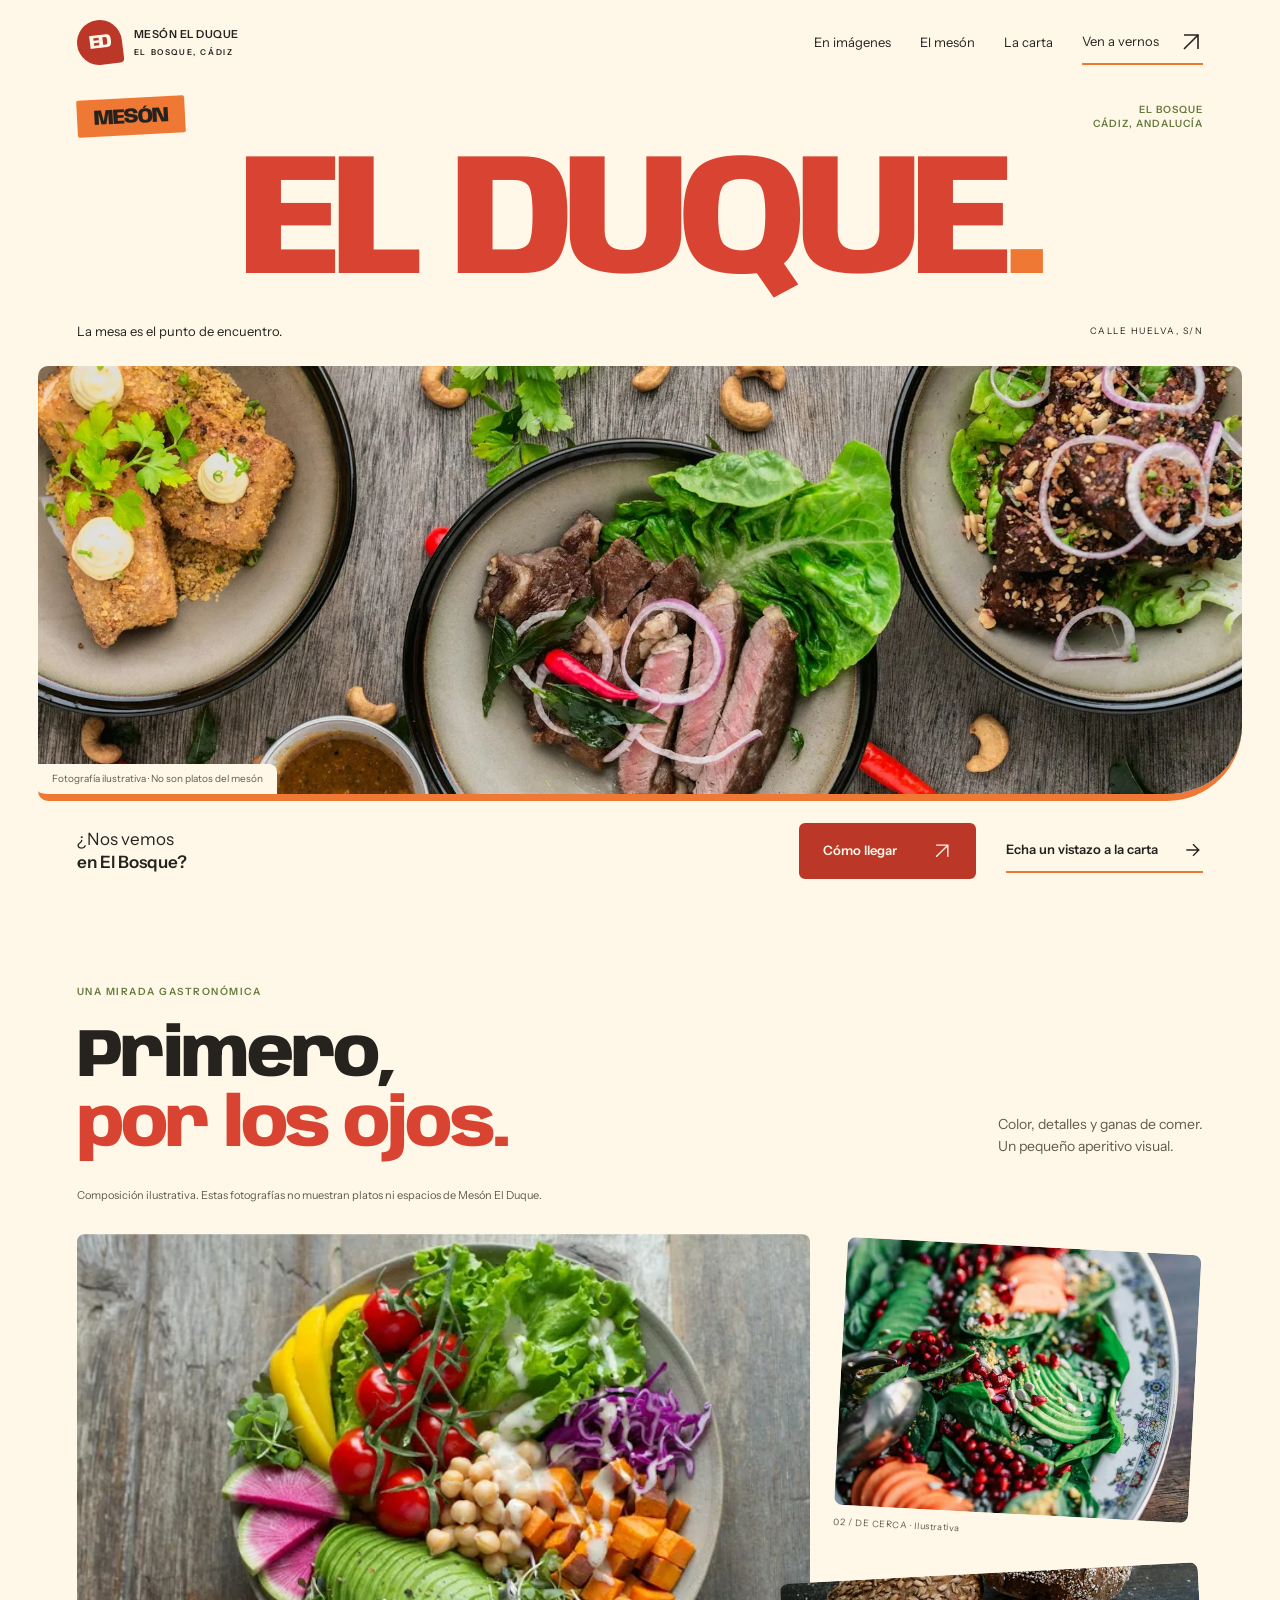
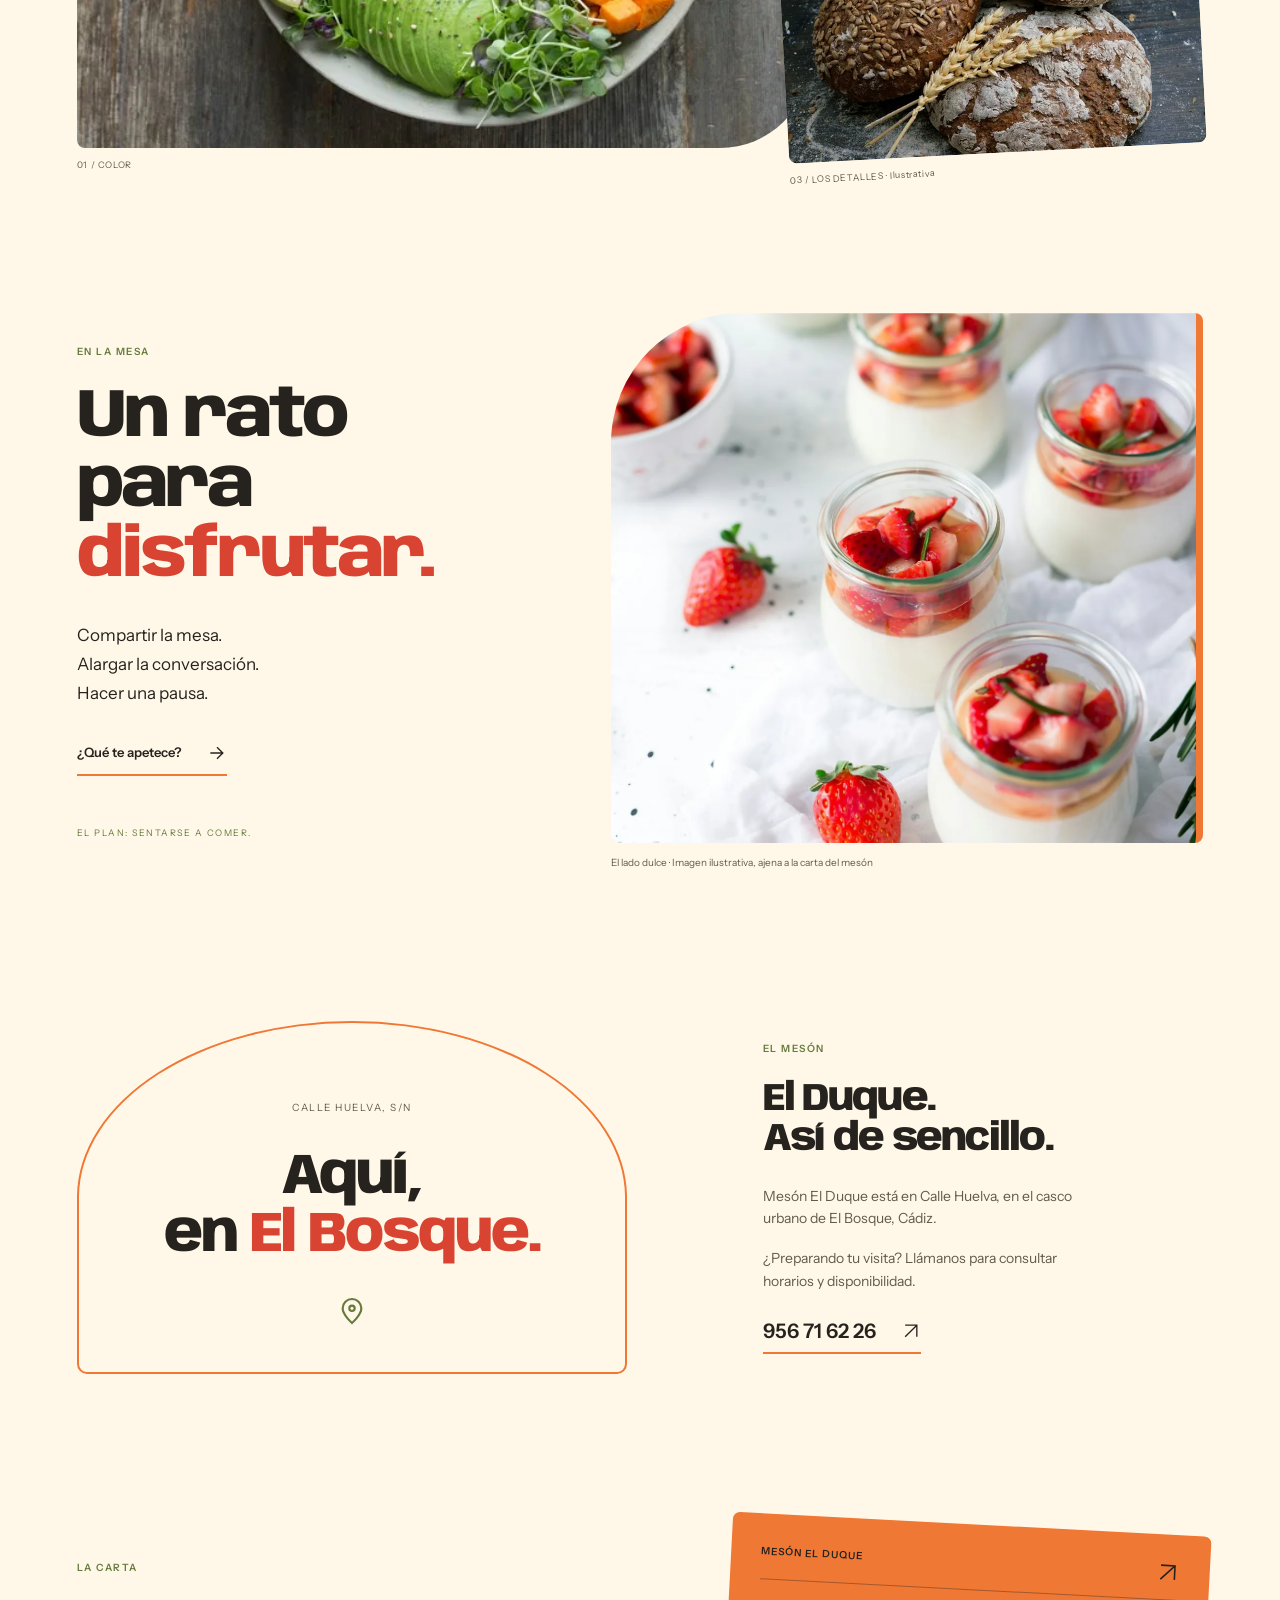
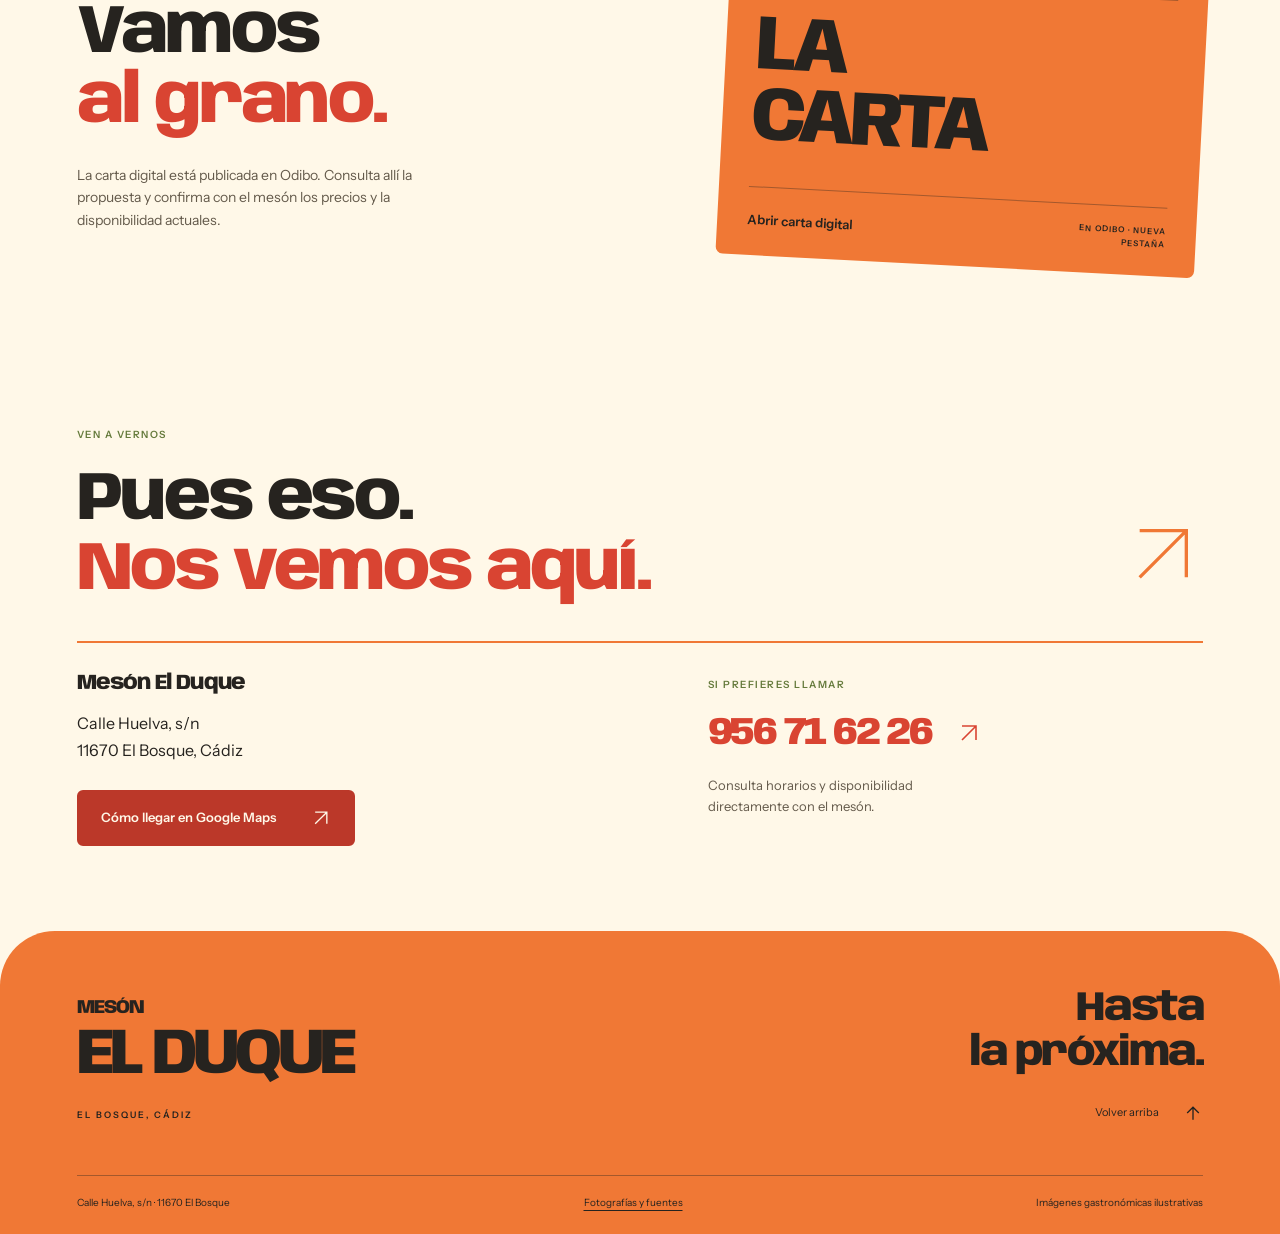
<file: index.html>
<!doctype html>
<html lang="es">
<head>
<meta charset="utf-8">
<meta name="viewport" content="width=device-width, initial-scale=1">
<meta name="robots" content="noindex, nofollow">
<meta name="theme-color" content="#FFF8E8">
<meta name="description" content="Mesón El Duque, en El Bosque, Cádiz. Consulta la carta digital, encuentra cómo llegar a Calle Huelva y contacta con el mesón.">
<title>Mesón El Duque · Nos vemos en El Bosque</title>
<link rel="icon" href="favicon.svg" type="image/svg+xml">
<link rel="preload" href="fonts/anybody-1.ttf" as="font" type="font/ttf" crossorigin>
<link rel="stylesheet" href="style.css">
<script src="script.js" defer></script>
</head>
<body>
<svg class="svg-defs" xmlns="http://www.w3.org/2000/svg" aria-hidden="true"><symbol id="arrow" viewBox="0 0 24 24"><path d="M4 12h15M12 5l7 7-7 7"/></symbol><symbol id="diagonal" viewBox="0 0 24 24"><path d="M5 19 19 5M5 5h14v14"/></symbol><symbol id="pin" viewBox="0 0 24 24"><path d="M19 10c0 5-7 11-7 11S5 15 5 10a7 7 0 1 1 14 0Z"/><circle cx="12" cy="10" r="2"/></symbol></svg>
<a class="skip" href="#contenido">Saltar al contenido</a>
<header class="header" id="inicio"><a class="brand" href="#inicio" aria-label="Mesón El Duque, inicio"><span class="brand-mark" aria-hidden="true">ED</span><span>MESÓN EL DUQUE<small>EL BOSQUE, CÁDIZ</small></span></a><button class="menu-toggle" aria-expanded="false" aria-controls="navigation" hidden>Menú <span class="menu-lines" aria-hidden="true"></span></button><nav id="navigation" aria-label="Navegación principal"><a href="#imagenes">En imágenes</a><a href="#restaurante">El mesón</a><a href="#carta">La carta</a><a class="nav-visit" href="#ubicacion">Ven a vernos <svg aria-hidden="true"><use href="#diagonal"/></svg></a></nav></header>
<main id="contenido">
<section class="hero" aria-labelledby="hero-title">
  <div class="poster-heading"><div class="poster-kicker"><span class="meson-label">MESÓN</span><span>EL BOSQUE<br>CÁDIZ, ANDALUCÍA</span></div><h1 id="hero-title"><span class="sr-only">Mesón </span>EL DUQUE<span aria-hidden="true">.</span></h1><div class="poster-caption"><span>La mesa es el punto de encuentro.</span><span class="poster-small">CALLE HUELVA, S/N</span></div></div>
  <figure class="hero-photo"><img src="img/sobremesa-1800.webp" srcset="img/sobremesa-640.webp 640w, img/sobremesa-1200.webp 1200w, img/sobremesa-1800.webp 1800w" sizes="(max-width: 650px) 100vw, 94vw" width="1800" height="1200" fetchpriority="high" alt="Composición gastronómica ilustrativa de varios platos sobre una mesa; no representa la oferta del mesón."><figcaption>Fotografía ilustrativa · No son platos del mesón</figcaption></figure>
  <div class="hero-actions"><p>¿Nos vemos<br><strong>en El Bosque?</strong></p><div><a class="button" href="https://www.google.com/maps/search/?api=1&amp;query=Mes%C3%B3n+El+Duque+Calle+Huelva+El+Bosque+C%C3%A1diz" target="_blank" rel="noopener noreferrer">Cómo llegar <svg aria-hidden="true"><use href="#diagonal"/></svg></a><a class="text-link" href="#carta">Echa un vistazo a la carta <svg aria-hidden="true"><use href="#arrow"/></svg></a></div></div>
</section>
<section class="gallery section" id="imagenes" aria-labelledby="gallery-title">
  <div class="section-heading reveal"><div><p class="eyebrow">UNA MIRADA GASTRONÓMICA</p><h2 id="gallery-title">Primero,<br><span>por los ojos.</span></h2></div><p>Color, detalles y ganas de comer.<br>Un pequeño aperitivo visual.</p></div>
  <p class="image-disclosure">Composición ilustrativa. Estas fotografías no muestran platos ni espacios de Mesón El Duque.</p>
  <div class="photo-collage"><figure class="collage-main reveal"><div class="image-window"><img src="img/detalle-1200.webp" srcset="img/detalle-640.webp 640w, img/detalle-1200.webp 1200w" sizes="(max-width: 650px) 88vw, 49vw" width="1200" height="800" loading="lazy" alt="Imagen ilustrativa de un plato con vegetales de colores, ajeno a la carta del mesón."></div><figcaption><span>01 / COLOR</span><span>Fotografía ilustrativa</span></figcaption></figure><figure class="collage-side reveal"><div class="image-window"><img src="img/cuenco-1200.webp" srcset="img/cuenco-640.webp 640w, img/cuenco-1200.webp 1200w" sizes="(max-width: 650px) 43vw, 30vw" width="1200" height="1800" loading="lazy" alt="Detalle ilustrativo de aguacate y granada en una ensalada; no es un plato del mesón."></div><figcaption>02 / DE CERCA · Ilustrativa</figcaption></figure><figure class="collage-bottom reveal"><div class="image-window"><img src="img/pan-1200.webp" srcset="img/pan-640.webp 640w, img/pan-1200.webp 1200w" sizes="(max-width: 650px) 43vw, 35vw" width="1200" height="800" loading="lazy" alt="Fotografía ilustrativa de panes sobre una mesa, sin relación con la oferta del establecimiento."></div><figcaption>03 / LOS DETALLES · Ilustrativa</figcaption></figure></div>
</section>
<section class="table-section section" id="mesa" aria-labelledby="table-title"><div class="table-copy reveal"><p class="eyebrow">EN LA MESA</p><h2 id="table-title">Un rato<br>para <span>disfrutar.</span></h2><p>Compartir la mesa.<br>Alargar la conversación.<br>Hacer una pausa.</p><a class="text-link" href="#carta">¿Qué te apetece? <svg aria-hidden="true"><use href="#arrow"/></svg></a><span class="table-foot">EL PLAN: SENTARSE A COMER.</span></div><figure class="sweet-photo reveal"><div class="image-window"><img src="img/dulce-1200.webp" srcset="img/dulce-640.webp 640w, img/dulce-1200.webp 1200w" sizes="(max-width: 650px) 88vw, 52vw" width="1200" height="1800" loading="lazy" alt="Vasitos de postre con fresas en una fotografía ilustrativa; no forman parte de una carta verificada del mesón."></div><figcaption>El lado dulce · Imagen ilustrativa, ajena a la carta del mesón</figcaption></figure></section>
<section class="meson-section section" id="restaurante" aria-labelledby="meson-title"><div class="meson-sign reveal"><span>CALLE HUELVA, S/N</span><h2 id="meson-title">Aquí,<br>en <span>El Bosque.</span></h2><svg aria-hidden="true"><use href="#pin"/></svg></div><div class="meson-copy reveal"><p class="eyebrow">EL MESÓN</p><h3>El Duque.<br>Así de sencillo.</h3><p>Mesón El Duque está en Calle Huelva, en el casco urbano de El Bosque, Cádiz.</p><p>¿Preparando tu visita? Llámanos para consultar horarios y disponibilidad.</p><a class="text-link" href="tel:+34956716226">956 71 62 26 <svg aria-hidden="true"><use href="#diagonal"/></svg></a></div></section>
<section class="menu-section section" id="carta" aria-labelledby="menu-title"><div class="menu-heading reveal"><p class="eyebrow">LA CARTA</p><h2 id="menu-title">Vamos<br><span>al grano.</span></h2><p>La carta digital está publicada en Odibo. Consulta allí la propuesta y confirma con el mesón los precios y la disponibilidad actuales.</p></div><a class="menu-poster reveal" href="https://www.odibo.es/carta/index.php?short=mesonelduque" target="_blank" rel="noopener noreferrer"><span class="menu-poster-top">MESÓN EL DUQUE <svg aria-hidden="true"><use href="#diagonal"/></svg></span><span class="menu-poster-word">LA<br>CARTA</span><span class="menu-poster-bottom">Abrir carta digital<span>EN ODIBO · NUEVA PESTAÑA</span></span></a></section>
<section class="visit section" id="ubicacion" aria-labelledby="visit-title"><p class="eyebrow">VEN A VERNOS</p><div class="visit-title reveal"><h2 id="visit-title">Pues eso.<br><span>Nos vemos aquí.</span></h2><svg aria-hidden="true"><use href="#diagonal"/></svg></div><div class="visit-info reveal"><div><h3>Mesón El Duque</h3><address>Calle Huelva, s/n<br>11670 El Bosque, Cádiz</address><a class="button" href="https://www.google.com/maps/search/?api=1&amp;query=Mes%C3%B3n+El+Duque+Calle+Huelva+El+Bosque+C%C3%A1diz" target="_blank" rel="noopener noreferrer">Cómo llegar en Google Maps <svg aria-hidden="true"><use href="#diagonal"/></svg></a></div><div class="contact"><span class="eyebrow">SI PREFIERES LLAMAR</span><a class="phone" href="tel:+34956716226">956 71 62 26 <svg aria-hidden="true"><use href="#diagonal"/></svg></a><p>Consulta horarios y disponibilidad<br>directamente con el mesón.</p></div></div></section>
</main>
<footer><div class="footer-main"><a class="footer-name" href="#inicio" aria-label="Mesón El Duque, volver al inicio">MESÓN<br><strong>EL DUQUE</strong><span>EL BOSQUE, CÁDIZ</span></a><div class="footer-goodbye"><p>Hasta<br><span>la próxima.</span></p><a href="#inicio" class="back-top">Volver arriba <svg aria-hidden="true"><use href="#arrow"/></svg></a></div></div><div class="footer-bottom"><span>Calle Huelva, s/n · 11670 El Bosque</span><a href="creditos.html">Fotografías y fuentes</a><span>Imágenes gastronómicas ilustrativas</span></div></footer>
</body>
</html>
</file>
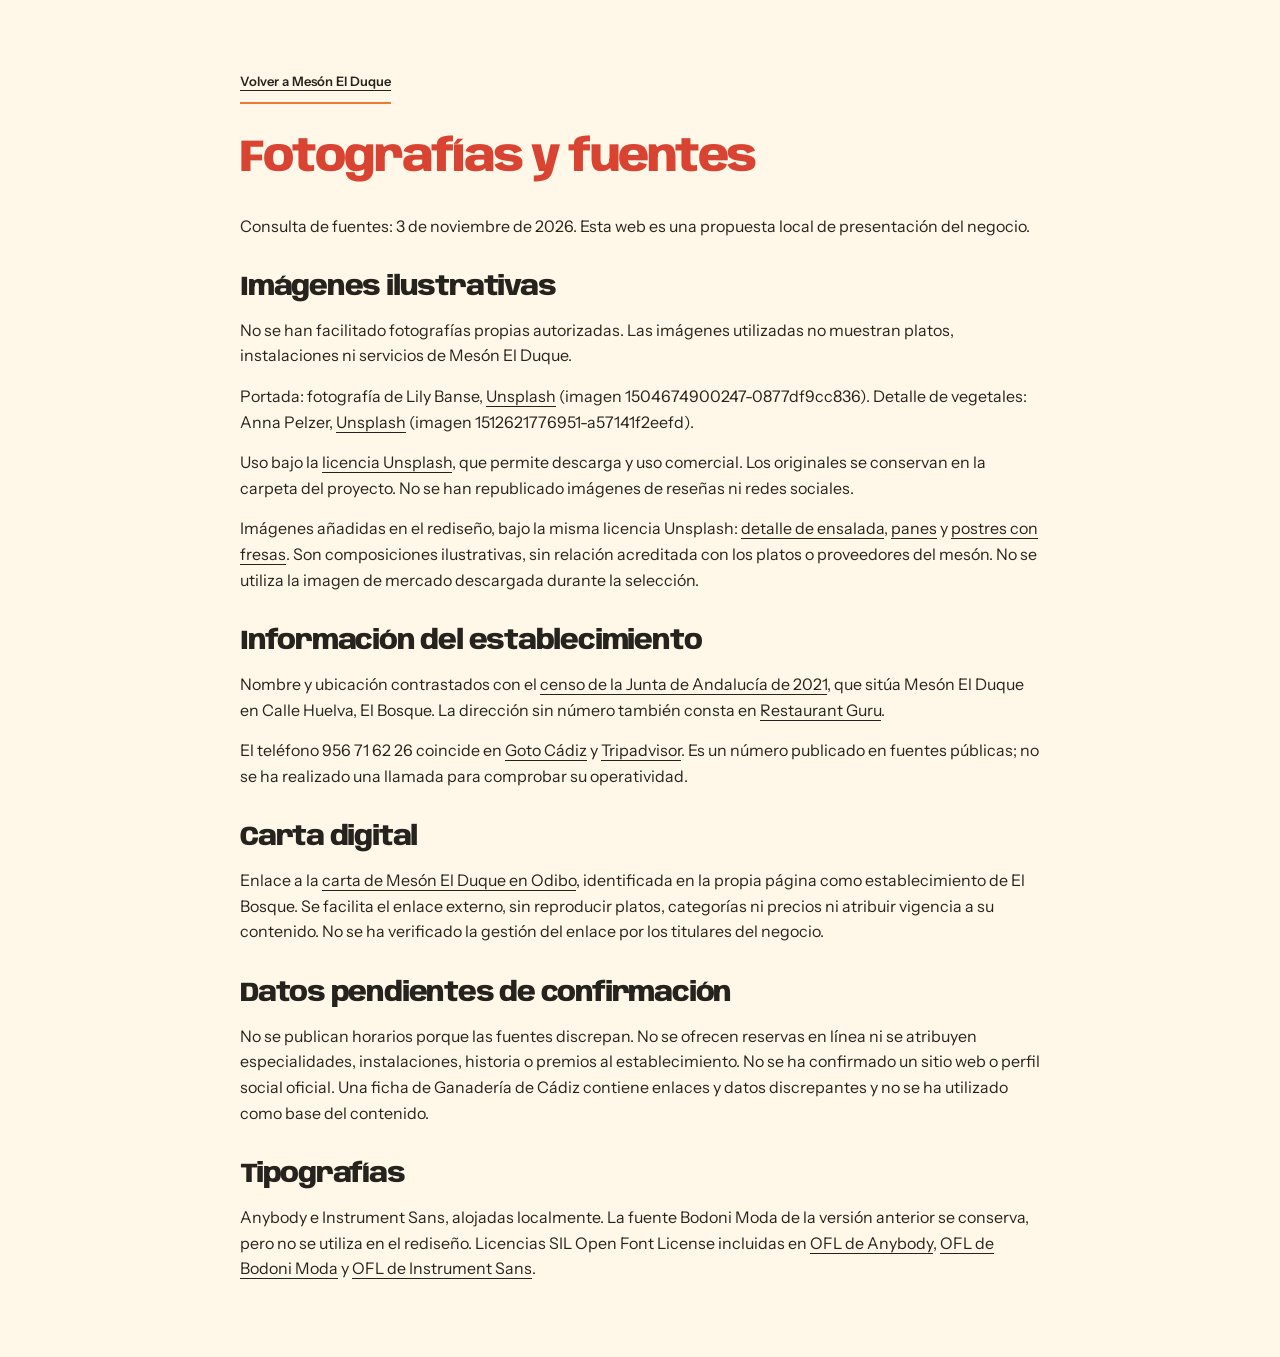
<file: creditos.html>
<!doctype html>
<html lang="es">
<head>
  <meta charset="utf-8">
  <meta name="viewport" content="width=device-width, initial-scale=1">
  <meta name="robots" content="noindex, nofollow">
  <title>Fotografías y fuentes · Mesón El Duque</title>
  <link rel="icon" href="favicon.svg" type="image/svg+xml">
  <link rel="stylesheet" href="style.css">
</head>
<body><main class="credits"><a class="text-link" href="index.html">Volver a Mesón El Duque</a><h1>Fotografías y fuentes</h1><p>Consulta de fuentes: 3 de noviembre de 2026. Esta web es una propuesta local de presentación del negocio.</p><h2>Imágenes ilustrativas</h2><p>No se han facilitado fotografías propias autorizadas. Las imágenes utilizadas no muestran platos, instalaciones ni servicios de Mesón El Duque.</p><p>Portada: fotografía de Lily Banse, <a href="https://unsplash.com/photos/photo-of-cooked-food--YHSwy6uqvk" target="_blank" rel="noopener noreferrer">Unsplash</a> (imagen 1504674900247-0877df9cc836). Detalle de vegetales: Anna Pelzer, <a href="https://unsplash.com/photos/vegetable-salad-on-white-ceramic-plate-IGfIGP5ONV0" target="_blank" rel="noopener noreferrer">Unsplash</a> (imagen 1512621776951-a57141f2eefd).</p><p>Uso bajo la <a href="https://unsplash.com/license" target="_blank" rel="noopener noreferrer">licencia Unsplash</a>, que permite descarga y uso comercial. Los originales se conservan en la carpeta del proyecto. No se han republicado imágenes de reseñas ni redes sociales.</p><p>Imágenes añadidas en el rediseño, bajo la misma licencia Unsplash: <a href="https://images.unsplash.com/photo-1511690743698-d9d85f2fbf38">detalle de ensalada</a>, <a href="https://images.unsplash.com/photo-1509440159596-0249088772ff">panes</a> y <a href="https://images.unsplash.com/photo-1488477181946-6428a0291777">postres con fresas</a>. Son composiciones ilustrativas, sin relación acreditada con los platos o proveedores del mesón. No se utiliza la imagen de mercado descargada durante la selección.</p><h2>Información del establecimiento</h2><p>Nombre y ubicación contrastados con el <a href="https://www.juntadeandalucia.es/export/drupaljda/censo_minorista_web_18.01.2021.pdf" target="_blank" rel="noopener noreferrer">censo de la Junta de Andalucía de 2021</a>, que sitúa Mesón El Duque en Calle Huelva, El Bosque. La dirección sin número también consta en <a href="https://restaurantguru.com/Meson-El-Duque-El-Bosque-Andalusia" target="_blank" rel="noopener noreferrer">Restaurant Guru</a>.</p><p>El teléfono 956 71 62 26 coincide en <a href="https://gotocadiz.com/el-bosque/restaurantes-en-el-bosque" target="_blank" rel="noopener noreferrer">Goto Cádiz</a> y <a href="https://www.tripadvisor.es/Restaurant_Review-g608974-d3330216-Reviews-Meson_El_Duque-El_Bosque_Sierra_de_Grazalema_Natural_Park_Province_of_Cadiz_Andal.html" target="_blank" rel="noopener noreferrer">Tripadvisor</a>. Es un número publicado en fuentes públicas; no se ha realizado una llamada para comprobar su operatividad.</p><h2>Carta digital</h2><p>Enlace a la <a href="https://www.odibo.es/carta/index.php?short=mesonelduque" target="_blank" rel="noopener noreferrer">carta de Mesón El Duque en Odibo</a>, identificada en la propia página como establecimiento de El Bosque. Se facilita el enlace externo, sin reproducir platos, categorías ni precios ni atribuir vigencia a su contenido. No se ha verificado la gestión del enlace por los titulares del negocio.</p><h2>Datos pendientes de confirmación</h2><p>No se publican horarios porque las fuentes discrepan. No se ofrecen reservas en línea ni se atribuyen especialidades, instalaciones, historia o premios al establecimiento. No se ha confirmado un sitio web o perfil social oficial. Una ficha de Ganadería de Cádiz contiene enlaces y datos discrepantes y no se ha utilizado como base del contenido.</p><h2>Tipografías</h2><p>Anybody e Instrument Sans, alojadas localmente. La fuente Bodoni Moda de la versión anterior se conserva, pero no se utiliza en el rediseño. Licencias SIL Open Font License incluidas en <a href="fonts/OFL-Anybody.txt">OFL de Anybody</a>, <a href="fonts/OFL-Bodoni.txt">OFL de Bodoni Moda</a> y <a href="fonts/OFL-Instrument.txt">OFL de Instrument Sans</a>.</p></main></body>
</html>
</file>
<file: style.css>
@font-face{font-family:Anybody;src:url('fonts/anybody-1.ttf') format('truetype');font-weight:800;font-display:swap}@font-face{font-family:Instrument;src:url('fonts/instrument-regular.ttf') format('truetype');font-weight:400;font-display:swap}@font-face{font-family:Instrument;src:url('fonts/instrument-semibold.ttf') format('truetype');font-weight:600;font-display:swap}
:root{--cream:#fff8e8;--orange:#f07835;--red:#d94432;--olive:#657a3b;--ink:#26231f;--muted:#645a4b;--line:#26231f30;--edge:6vw}*{box-sizing:border-box}html{scroll-behavior:smooth;scroll-padding-top:28px}body{margin:0;background:var(--cream);color:var(--ink);font:400 16px/1.6 Instrument,Arial,sans-serif}h1,h2,h3,p,figure{margin:0}h1,h2,h3{font-family:Anybody,Arial,sans-serif;font-weight:800;letter-spacing:-.065em;line-height:1.03}h2{font-size:clamp(42px,5.3vw,87px)}h2 span{color:var(--red)}a{color:inherit;text-decoration:none}button{font:inherit}img{display:block;width:100%;height:100%;object-fit:cover}svg{width:24px;height:24px;stroke:currentColor;stroke-width:1.6;fill:none;flex-shrink:0}::selection{background:var(--orange);color:var(--ink)}:focus-visible{outline:3px solid var(--olive);outline-offset:5px}a,button{-webkit-tap-highlight-color:transparent}.svg-defs{position:absolute;width:0;height:0;overflow:hidden}.sr-only{position:absolute;width:1px;height:1px;overflow:hidden;clip-path:inset(50%)}.skip{position:fixed;top:-90px;left:20px;background:var(--cream);padding:15px;z-index:30}.skip:focus{top:10px}.header{margin:0 var(--edge);display:flex;justify-content:space-between;align-items:center;gap:24px;padding:20px 0}.brand{display:flex;align-items:center;gap:12px;font-size:11px;letter-spacing:.5px;font-weight:600;line-height:1.2}.brand small{display:block;font-size:8px;letter-spacing:1.6px;margin-top:7px}.brand-mark{background:var(--red);color:var(--cream);font:800 19px Anybody;letter-spacing:-2px;width:45px;height:45px;display:grid;place-items:center;border-radius:50% 50% 4px 50%;transform:rotate(-7deg)}.header nav{display:flex;align-items:center;gap:29px;font-size:13px}.header nav a{display:inline-flex;align-items:center;min-height:44px;transition:color .2s}.header nav a:hover{color:#a22f20}.nav-visit{gap:20px;border-bottom:2px solid var(--orange)}.menu-toggle{display:none}.hero{padding:5px 3vw 0}.poster-heading{padding:8px 3vw 24px}.poster-kicker{display:flex;align-items:center;justify-content:space-between;margin-bottom:8px}.meson-label{display:inline-block;font:800 21px/1 Anybody;letter-spacing:-1px;background:var(--orange);padding:9px 17px 7px;border-radius:2px;transform:rotate(-3deg)}.poster-kicker>span:last-child{font-size:10px;line-height:1.4;letter-spacing:1px;text-align:right;color:var(--olive);font-weight:600}h1{font-size:clamp(66px,13.5vw,260px);line-height:.96;letter-spacing:-.075em;color:var(--red);text-align:center;white-space:nowrap}h1>span{color:var(--orange)}.poster-caption{display:flex;justify-content:space-between;align-items:center;gap:20px;margin-top:12px;font-size:13px}.poster-small{font-size:9px;letter-spacing:1.5px}.hero-photo{position:relative;height:clamp(330px,34vw,620px);border-radius:10px 10px 75px 10px;overflow:hidden;border-bottom:7px solid var(--orange)}.hero-photo img{object-position:50% 56%}.hero-photo figcaption{position:absolute;bottom:0;left:0;background:var(--cream);padding:7px 14px;font-size:10px;color:var(--muted);border-radius:0 8px 0 0}.hero-actions{display:flex;align-items:center;justify-content:space-between;gap:25px;padding:22px 3vw 30px}.hero-actions>p{font-size:17px;line-height:1.35}.hero-actions>p strong{font-weight:600}.hero-actions>div{display:flex;align-items:center;gap:30px}.button{display:inline-flex;align-items:center;justify-content:space-between;gap:35px;min-height:52px;padding:14px 22px;background:var(--red);color:var(--cream);border:2px solid var(--red);border-radius:6px;font-size:13px;font-weight:600;transition:transform .2s,background .2s,color .2s}.button:hover{transform:translateY(-3px);background:var(--ink);border-color:var(--ink)}.button svg{width:20px}.text-link{display:inline-flex;align-items:center;min-height:44px;gap:25px;font-size:13px;font-weight:600;border-bottom:2px solid var(--orange)}.text-link svg{width:20px;transition:transform .2s}.text-link:hover svg{transform:translateX(5px)}.section{padding:75px var(--edge)}.eyebrow{font-size:10px;font-weight:600;letter-spacing:1.5px;color:var(--olive);margin-bottom:23px}.section-heading{display:flex;justify-content:space-between;gap:30px;align-items:end}.section-heading>p{color:var(--muted);font-size:14px;max-width:290px;margin-bottom:5px}.image-disclosure{font-size:11px;color:var(--muted);margin:24px 0 30px;max-width:620px}.photo-collage{display:grid;grid-template-columns:1.25fr .3fr .8fr;grid-template-rows:310px 210px;gap:24px 30px;position:relative}.image-window{height:100%;overflow:hidden;border-radius:8px}.image-window img{transition:transform .65s}.image-window:hover img{transform:scale(1.04)}.photo-collage figcaption{font-size:9px;letter-spacing:.6px;padding-top:10px;line-height:1.5;display:flex;justify-content:space-between;gap:10px;color:var(--muted)}.collage-main{grid-column:1/3;grid-row:1/3;padding-bottom:30px}.collage-main .image-window{border-radius:8px 8px 90px 8px}.collage-side{grid-column:3;grid-row:1;padding-bottom:30px;transform:rotate(3deg);margin:12px 9px 0 0}.collage-side .image-window img{object-position:center 55%}.collage-bottom{grid-column:3;grid-row:2;padding-bottom:25px;margin-left:-55px;margin-top:5px;z-index:1;transform:rotate(-3deg)}.table-section{display:grid;grid-template-columns:.9fr 1.2fr;gap:8%;align-items:center;padding-top:60px}.table-copy>p:not(.eyebrow){margin-top:28px;font-size:17px;line-height:1.7}.table-copy .text-link{margin-top:24px}.table-foot{display:block;font-size:9px;letter-spacing:1.5px;color:var(--olive);margin-top:50px}.sweet-photo .image-window{height:530px;border-radius:130px 8px 8px 8px;border-right:7px solid var(--orange)}.sweet-photo img{object-position:50% 58%}.sweet-photo figcaption{font-size:10px;color:var(--muted);margin-top:12px}.meson-section{display:grid;grid-template-columns:1.25fr 1fr;gap:12%;align-items:center}.meson-sign{position:relative;border:2px solid var(--orange);border-radius:50% 50% 10px 10px;padding:70px 28px 38px;text-align:center}.meson-sign>span{font-size:10px;letter-spacing:1.5px;color:var(--muted)}.meson-sign h2{font-size:clamp(42px,4.4vw,75px);margin:30px 0}.meson-sign svg{width:32px;height:32px;color:var(--olive)}.meson-copy h3{font-size:clamp(29px,3vw,48px);margin-bottom:25px}.meson-copy>p:not(.eyebrow){font-size:14px;color:var(--muted);max-width:340px;margin-bottom:18px}.meson-copy .text-link{font-size:20px}.menu-section{display:grid;grid-template-columns:1fr 1fr;gap:15%;align-items:center}.menu-heading>p:not(.eyebrow){font-size:14px;color:var(--muted);max-width:340px;margin-top:25px}.menu-poster{display:block;background:var(--orange);padding:26px 30px;color:var(--ink);transform:rotate(3deg);border-radius:7px;transition:transform .3s,background .3s}.menu-poster:hover{transform:rotate(0deg);background:#f58a4c}.menu-poster-top{display:flex;justify-content:space-between;align-items:center;font-size:10px;font-weight:600;letter-spacing:1px;border-bottom:1px solid #26231f60;padding-bottom:15px}.menu-poster-word{display:block;font:800 clamp(54px,6vw,110px)/.93 Anybody;letter-spacing:-.07em;padding:32px 0}.menu-poster-bottom{display:flex;justify-content:space-between;align-items:end;gap:15px;border-top:1px solid #26231f60;padding-top:17px;font-size:13px;font-weight:600}.menu-poster-bottom>span{font-size:8px;max-width:90px;text-align:right;letter-spacing:1px}.visit{padding-top:85px;padding-bottom:85px}.visit-title{display:flex;justify-content:space-between;align-items:end;gap:25px}.visit-title>svg{color:var(--orange);width:80px;height:80px;stroke-width:1;margin-bottom:12px}.visit-info{display:grid;grid-template-columns:1fr 1fr;gap:12%;border-top:2px solid var(--orange);padding-top:30px;margin-top:35px}.visit-info h3{font-size:21px;letter-spacing:-.04em}address{font-style:normal;font-size:16px;margin:16px 0 25px;line-height:1.7}.contact{padding-top:4px}.contact .eyebrow{display:block;margin-bottom:14px}.phone{display:flex;align-items:center;gap:25px;font:800 clamp(26px,3vw,48px)/1.4 Anybody;letter-spacing:-.055em;color:var(--red)}.contact>p{font-size:13px;color:var(--muted);margin-top:15px}footer{padding:45px var(--edge) 23px;background:var(--orange);border-radius:55px 55px 0 0}.footer-main{display:flex;justify-content:space-between;gap:30px;align-items:center;padding:10px 0 40px}.footer-name{font:800 19px/1.05 Anybody;letter-spacing:-.06em;display:block}.footer-name strong{display:block;font:800 clamp(34px,5vw,80px)/1.15 Anybody;letter-spacing:-.07em}.footer-name>span{display:block;font:600 9px/1.5 Instrument;letter-spacing:2px;margin-top:15px}.footer-goodbye{text-align:right}.footer-goodbye>p{font:800 clamp(29px,3.2vw,52px)/1.1 Anybody;letter-spacing:-.06em}.footer-goodbye>p span{color:var(--ink)}.back-top{display:inline-flex;gap:24px;align-items:center;min-height:44px;font-size:11px;margin-top:15px}.back-top svg{transform:rotate(-90deg);width:20px}.footer-bottom{display:flex;justify-content:space-between;gap:20px;border-top:1px solid #26231f60;padding-top:19px;font-size:10px}.footer-bottom a{text-decoration:underline;text-underline-offset:4px}.reveal{opacity:1;transform:none}.motion .reveal.pending{opacity:0;transform:translateY(25px);transition:opacity .65s,transform .65s}.motion .reveal.visible{opacity:1;transform:none}.credits{max-width:850px;margin:auto;padding:60px 25px}.credits h1{font-size:45px;line-height:1.1;white-space:normal;text-align:left;letter-spacing:-.055em;margin:30px 0}.credits h2{font-size:27px;margin:35px 0 16px}.credits p{margin-block:15px}.credits a{text-decoration:underline;text-underline-offset:4px;overflow-wrap:anywhere}
@media(min-width:1700px){:root{--edge:max(6vw,calc((100vw - 1640px)/2))}.hero{max-width:1840px;margin:auto;padding-inline:30px}h1{font-size:245px}.hero-photo{height:570px}.section{padding-block:90px}.photo-collage{grid-template-rows:380px 250px}.sweet-photo .image-window{height:640px}}
@media(max-width:1000px){.header nav{gap:20px;font-size:12px}.hero-actions>div{gap:18px}.hero-actions>p{font-size:15px}.hero-actions .text-link{font-size:11px}.photo-collage{grid-template-rows:260px 170px;gap:20px}.collage-bottom{margin-left:-25px}.table-section{gap:6%}.sweet-photo .image-window{height:460px}.table-copy h2{font-size:clamp(33px,4.9vw,55px)}.meson-section{gap:8%}.meson-sign{padding:50px 20px 30px}.menu-section{gap:10%}.menu-poster{padding:22px}.menu-poster-bottom{font-size:11px}.menu-poster-bottom>span{font-size:7px}}
@media(max-width:650px){:root{--edge:6vw}.header{flex-wrap:wrap;padding-block:17px;gap:15px}.brand{font-size:10px;gap:10px}.brand-mark{width:39px;height:39px;font-size:17px}.brand small{font-size:7px}.menu-toggle:not([hidden]){display:flex;align-items:center;gap:12px;min-height:44px;padding:9px 13px;border:1px solid var(--ink);border-radius:5px;background:transparent;color:var(--ink);font-size:12px}.menu-lines{width:16px;height:8px;border-top:1px solid;border-bottom:1px solid}.menu-toggle[aria-expanded=true] .menu-lines{transform:rotate(-45deg)}.header nav{width:100%;flex-wrap:wrap;gap:8px 25px;padding-top:5px}.js .header nav{display:none}.js .header nav.open{display:flex}.header .nav-visit{margin-left:auto}.hero{padding:0}.poster-heading{padding:8px var(--edge) 18px}.poster-kicker{margin-bottom:16px}.meson-label{font-size:16px;padding:7px 12px}.poster-kicker>span:last-child{font-size:8px}.hero h1{font-size:13.9vw;letter-spacing:-.075em;line-height:1.1}.poster-caption{margin-top:10px;font-size:11px;gap:10px}.poster-small{display:none}.hero-photo{height:335px;border-radius:0 0 40px 0;border-bottom-width:5px}.hero-photo img{object-position:51% center}.hero-photo figcaption{font-size:8px;padding:6px 10px}.hero-actions{padding:22px var(--edge) 20px;align-items:start;gap:18px}.hero-actions>p{font-size:14px;padding-top:7px}.hero-actions>div{display:flex;flex-direction:column;align-items:stretch;gap:8px}.button{padding:12px 16px;font-size:12px;gap:18px;min-height:49px}.hero-actions .text-link{font-size:10px;gap:12px;min-height:44px}.section{padding-block:52px}h2{font-size:40px}.eyebrow{font-size:9px;letter-spacing:1.2px;margin-bottom:20px}.section-heading{display:block}.section-heading>p{font-size:13px;margin-top:20px}.image-disclosure{font-size:10px;margin:17px 0 24px}.photo-collage{grid-template-columns:1fr 1fr;grid-template-rows:330px 210px;gap:22px 15px}.collage-main{grid-column:1/3;grid-row:1;padding-bottom:26px}.collage-main .image-window{border-radius:8px 8px 55px 8px}.collage-side{grid-column:1;grid-row:2;margin:0;transform:rotate(-2deg);padding-bottom:28px}.collage-bottom{grid-column:2;grid-row:2;margin:0;transform:rotate(2deg);padding-bottom:28px}.collage-bottom img{object-position:40% center}.photo-collage figcaption{font-size:7px;letter-spacing:0;display:block;padding-top:9px}.collage-main figcaption{display:flex;font-size:8px}.table-section{display:flex;flex-direction:column;gap:30px;padding-top:40px}.table-copy{width:100%;display:grid;grid-template-columns:1.2fr 1fr;gap:10px 18px;align-items:center}.table-copy>.eyebrow{grid-column:1/3;margin-bottom:8px}.table-copy h2{font-size:33px;grid-column:1;grid-row:2/4}.table-copy>p:not(.eyebrow){font-size:12px;margin-top:0;grid-column:2}.table-copy .text-link{font-size:11px;gap:12px;margin-top:0;grid-column:2;justify-self:start}.table-foot{display:none}.sweet-photo{width:100%}.sweet-photo .image-window{height:390px;border-radius:65px 8px 8px 8px;border-right-width:5px}.sweet-photo figcaption{font-size:9px}.meson-section{display:flex;flex-direction:column;gap:32px}.meson-sign{width:100%;padding:43px 20px 25px}.meson-sign h2{font-size:39px;margin:20px 0}.meson-sign>span{font-size:9px}.meson-copy{width:100%}.meson-copy h3{font-size:32px}.meson-copy>p:not(.eyebrow){max-width:none;font-size:13px}.menu-section{display:block}.menu-heading>p:not(.eyebrow){font-size:13px;max-width:none}.menu-poster{margin:32px 7px 0;padding:22px 25px;transform:rotate(2deg)}.menu-poster-word{font-size:70px;padding-block:25px}.menu-poster-top{font-size:9px}.menu-poster-bottom{font-size:12px}.menu-poster-bottom>span{font-size:8px;max-width:100px}.visit-title{align-items:center;gap:10px}.visit-title h2{font-size:34px}.visit-title>svg{width:39px;height:39px;margin-bottom:0}.visit-info{display:block;margin-top:25px;padding-top:25px}.visit-info h3{font-size:21px}address{font-size:15px}.contact{border-top:1px solid var(--line);margin-top:30px;padding-top:25px}.phone{font-size:32px;gap:20px}.contact>p{font-size:12px}footer{border-radius:30px 30px 0 0;padding-top:30px}.footer-main{align-items:start;gap:20px;padding-bottom:25px}.footer-name{font-size:13px}.footer-name strong{font-size:29px}.footer-name>span{font-size:7px;letter-spacing:1.3px}.footer-goodbye>p{font-size:23px}.back-top{font-size:10px;gap:12px;margin-top:12px}.footer-bottom{font-size:8px;flex-wrap:wrap;gap:13px}.footer-bottom>span:last-child{flex-basis:100%;font-size:8px}.footer-bottom a{margin-left:auto}.credits h1{font-size:34px}}
.reveal{transition:opacity .65s,transform .65s}.reveal .image-window{clip-path:inset(0);transition:clip-path .85s cubic-bezier(.2,.65,.3,1)}.motion .reveal.pending .image-window{clip-path:inset(0 0 12% 0)}
/* Darker tomato on small labels keeps text contrast above 4.5:1. */
.button,.brand-mark{background:#bb3829;border-color:#bb3829}
/* Poster spacing and preserved photo angles after reveal. */
h1,h2,h3{letter-spacing:-.045em}h1{letter-spacing:-.055em}.collage-side{--tilt:3deg}.collage-bottom{--tilt:-3deg}.menu-poster{--tilt:3deg}.motion .reveal.pending{transform:translateY(25px) rotate(var(--tilt,0deg))}.motion .reveal.visible{transform:rotate(var(--tilt,0deg))}.motion .menu-poster.visible:hover{transform:rotate(0deg)}.collage-main figcaption>span:last-child{display:none}
@media(max-width:650px){.hero h1{letter-spacing:-.055em}.collage-side{--tilt:-2deg}.collage-bottom{--tilt:2deg}.menu-poster{--tilt:2deg}.table-copy{display:block}.table-copy h2{font-size:40px}.table-copy>p:not(.eyebrow){margin-top:20px;font-size:14px}.table-copy .text-link{margin-top:16px;font-size:12px}.collage-main figcaption>span:last-child{display:block}}
@media(prefers-reduced-motion:reduce){html{scroll-behavior:auto}*,*::before,*::after{transition:none!important;animation:none!important}.motion .reveal.pending{opacity:1;transform:none}}
</file>
